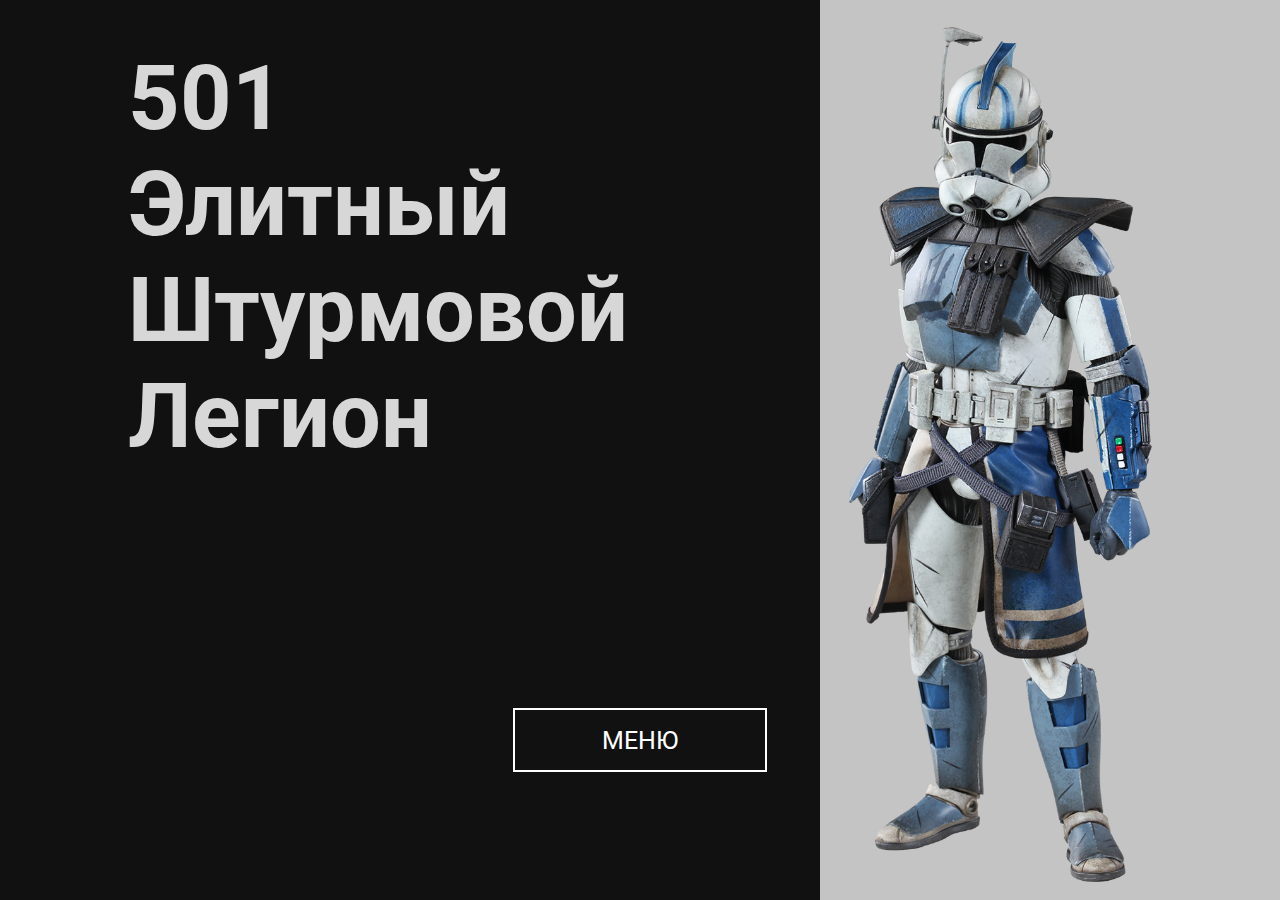
<file: index.html>
<!DOCTYPE html>
<html lang="en">
  <head>
    <meta charset="UTF-8">
    <meta http-equiv="X-UA-Compatible" content="IE=edge">
    <meta name="viewport" content="width=device-width, initial-scale=1.0">
    <link rel="stylesheet" href="https://unpkg.com/aos@2.3.1/dist/aos.css">
    <link rel="stylesheet" href="lib/style.css">
    <title>Document</title>
  </head>
  <body> </body>
  <div class="container"> 
    <div class="intro"> 
      <div class="intro__square"></div><img class="intro__hero" src="lib/media/hero.png" alt="hero">
      <h1 class="intro__title" data-aos="fade-right">501 <br> Элитный <br> Штурмовой <br> Легион</h1><a class="intro__button" href="#" onclick="opnMnu()">МЕНЮ</a>
    </div>
  </div>
  <div class="menu"><a class="exit-button" href="#home"> </a>
    <h1 class="menu__title">МЕНЮ</h1>
    <nav class="menu__nav"> <a class="nav__link" href="db.html">СОСТАВ</a><a class="nav__link" href="#">ПОВЫШЕНИЕ</a><a class="nav__link" href="#">КАРТЫ</a><a class="nav__link" href="#">ЧАТ</a><a class="nav__link" href="#">СТАИСТКИА</a><a class="nav__link" href="index.html">ИНТРО</a></nav>
  </div><a class="menu-button" href="#" onclick="opnMnu()"></a>
  <script src="lib/menu-dist.js"></script>
  <script src="https://unpkg.com/aos@2.3.1/dist/aos.js"> </script>
  <script src="lib/main-dist.js"> </script>
</html>
</file>
<file: lib/style.css>
@import url("https://fonts.googleapis.com/css2?family=Roboto:wght@100;300;400;500;700&display=swap");
* {
  margin: 0;
  padding: 0;
  text-decoration: none;
  color: #FFF;
}

.wrapper {
  display: -webkit-box;
  display: -ms-flexbox;
  display: flex;
  -webkit-box-pack: center;
      -ms-flex-pack: center;
          justify-content: center;
  -webkit-box-align: center;
      -ms-flex-align: center;
          align-items: center;
  height: 100vh;
  background-color: #1c1c1c;
}

.nav {
  display: -webkit-box;
  display: -ms-flexbox;
  display: flex;
  -webkit-box-orient: vertical;
  -webkit-box-direction: normal;
      -ms-flex-direction: column;
          flex-direction: column;
  -webkit-box-align: start;
      -ms-flex-align: start;
          align-items: flex-start;
  padding: 2%;
  margin: 2%;
  border-radius: 8px;
  background: #111;
  height: 536px;
  width: 270px;
}
.nav .nav__link {
  margin: 4% 0;
  font-weight: bold;
  font-size: 25px;
}
.nav .nav__link a {
  -webkit-transition: all 0.4s ease;
  transition: all 0.4s ease;
}
.nav .nav__link a:hover {
  color: #27CBFF;
}

.db {
  display: -webkit-box;
  display: -ms-flexbox;
  display: flex;
  -webkit-box-align: start;
      -ms-flex-align: start;
          align-items: flex-start;
  overflow: auto;
  background-color: #222;
  height: 60vh;
  min-width: 50%;
  background-repeat: no-repeat;
}

body {
  position: relative;
  font-size: 16px;
  font-family: "Roboto", sans-serif;
}

.intro {
  z-index: 3;
  background-color: #111;
  margin: 0 auto;
  position: relative;
  height: 100vh;
  max-width: 1920px;
  display: -webkit-box;
  display: -ms-flexbox;
  display: flex;
  -webkit-box-orient: vertical;
  -webkit-box-direction: normal;
      -ms-flex-direction: column;
          flex-direction: column;
  -webkit-box-pack: end;
      -ms-flex-pack: end;
          justify-content: flex-end;
  -webkit-box-align: center;
      -ms-flex-align: center;
          align-items: center;
}
.intro .intro__square {
  position: absolute;
  right: 0;
  height: 100vh;
  width: 460px;
  background-color: #c4c4c4;
}
.intro .intro__hero {
  position: absolute;
  height: 95%;
  margin: 0 auto;
  top: 3%;
  right: 10%;
}
.intro .intro__title {
  font-size: calc(70px + (16 + 16 * 0.7) * ((100vw - 320px) / 1280));
  font-weight: bold;
  position: absolute;
  top: 5%;
  left: 10%;
  color: #D7D7D7;
}
.intro .intro__button {
  width: 250px;
  height: 60px;
  background: rgba(0, 0, 0, 0);
  border: solid #fff 2px;
  margin: 10% 0;
  font-size: 25px;
  font-weight: medium;
  -webkit-transition: 0.4s ease;
  transition: 0.4s ease;
  display: -webkit-box;
  display: -ms-flexbox;
  display: flex;
  -webkit-box-pack: center;
      -ms-flex-pack: center;
          justify-content: center;
  -webkit-box-align: center;
      -ms-flex-align: center;
          align-items: center;
}
.intro .intro__button:hover {
  color: #000;
  background-color: #fff;
}

@-webkit-keyframes fadedText {
  0% {
    color: #b658f5;
  }
  50% {
    color: #76dab9;
  }
  100% {
    color: #3431d6;
  }
}

@keyframes fadedText {
  0% {
    color: #b658f5;
  }
  50% {
    color: #76dab9;
  }
  100% {
    color: #3431d6;
  }
}
.menu {
  z-index: 4;
  position: absolute;
  display: -webkit-box;
  display: -ms-flexbox;
  display: flex;
  -webkit-box-orient: vertical;
  -webkit-box-direction: normal;
      -ms-flex-direction: column;
          flex-direction: column;
  -webkit-box-align: center;
      -ms-flex-align: center;
          align-items: center;
  -webkit-box-pack: center;
      -ms-flex-pack: center;
          justify-content: center;
  height: 100vh;
  width: 40vw;
  background: black;
  top: 0;
  left: 0;
  right: 0;
  z-index: 4;
}
.menu .exit-button {
  position: absolute;
  top: 5%;
  right: 5%;
  height: 5%;
  -webkit-clip-path: polygon(100% 0%, 75% 50%, 100% 100%, 25% 100%, 0% 50%, 25% 0%);
          clip-path: polygon(100% 0%, 75% 50%, 100% 100%, 25% 100%, 0% 50%, 25% 0%);
  height: 50px;
  width: 50px;
  background-color: #fff;
  -webkit-transition: 0.4s ease;
  transition: 0.4s ease;
}
.menu .exit-button:hover {
  background-color: #27CBFF;
}
.menu .menu__title {
  margin-top: 5%;
  font-size: calc(70px + (16 + 16 * 0.7) * ((100vw - 320px) / 1280));
  font-weight: 100;
  letter-spacing: 10px;
  -webkit-animation: fadedText 4s infinite;
          animation: fadedText 4s infinite;
  -webkit-animation-direction: alternate;
          animation-direction: alternate;
  -webkit-animation-fill-mode: backwards;
          animation-fill-mode: backwards;
  -webkit-animation-timing-function: linear;
          animation-timing-function: linear;
}
.menu .menu__nav {
  display: -webkit-box;
  display: -ms-flexbox;
  display: flex;
  -webkit-box-orient: vertical;
  -webkit-box-direction: normal;
      -ms-flex-direction: column;
          flex-direction: column;
  -webkit-box-pack: center;
      -ms-flex-pack: center;
          justify-content: center;
  -webkit-box-align: center;
      -ms-flex-align: center;
          align-items: center;
  margin-top: 2%;
  -webkit-transition: 0.4 ease;
  transition: 0.4 ease;
}
.menu .menu__nav .nav__link {
  font-size: calc(20px + (16 + 16 * 0.7) * ((100vw - 320px) / 1280));
  list-style-type: none;
  margin: 10px 0;
  font-weight: 900;
  -webkit-transition: 0.4s ease;
  transition: 0.4s ease;
  max-width: 400px;
}
.menu .menu__nav .nav__link:hover {
  color: #27CBFF;
}

.menu-button {
  z-index: 1;
  position: absolute;
  top: 5%;
  left: 5%;
  height: 5%;
  background-color: #fff;
  height: 50px;
  width: 50px;
  -webkit-transition: 0.4s ease;
  transition: 0.4s ease;
  -webkit-clip-path: polygon(0% 0%, 0% 100%, 25% 100%, 25% 25%, 75% 25%, 75% 75%, 25% 75%, 25% 100%, 100% 100%, 100% 0%);
          clip-path: polygon(0% 0%, 0% 100%, 25% 100%, 25% 25%, 75% 25%, 75% 75%, 25% 75%, 25% 100%, 100% 100%, 100% 0%);
}
.menu-button:hover {
  background-color: #27CBFF;
}

@media (max-width: 900px) {
  * {
    overflow: hidden;
  }

  .intro .intro__title {
    font-size: 50px;
  }
  .intro .intro__square {
    background-color: #111;
  }
  .intro .intro__hero {
    -webkit-transform: translate(50%, 0);
            transform: translate(50%, 0);
  }
  .intro .intro__button {
    position: absolute;
    bottom: 0;
  }

  .menu {
    width: 100vw;
  }
  .menu .menu__nav .nav__link {
    font-size: 30px;
  }

  .menu-button {
    right: 0;
    margin: auto 0;
  }
}
</file>
